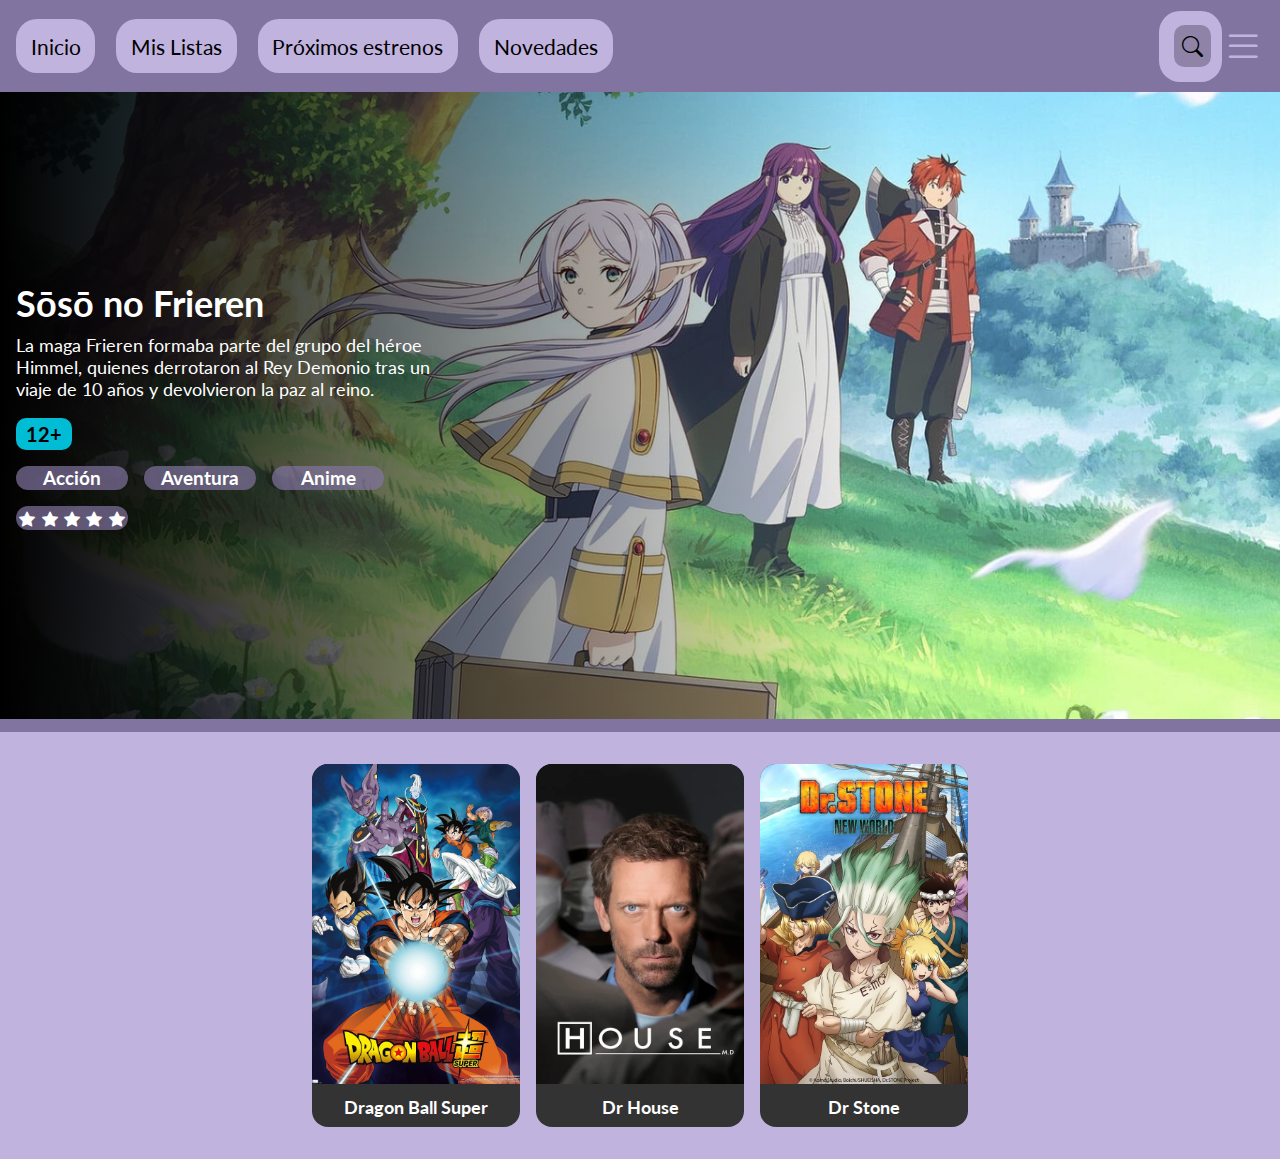
<file: index.html>
<!DOCTYPE html>
<html lang="en">

<head>
  <meta charset="UTF-8">
  <meta name="viewport" content="width=device-width, initial-scale=1.0">
  <title>AnimePage</title>
  <link rel="stylesheet" type="text/css" href="./css/stylesheet.css" />
  <link rel="preconnect" href="https://fonts.googleapis.com">
  <link rel="preconnect" href="https://fonts.gstatic.com" crossorigin>
  <link
    href="https://fonts.googleapis.com/css2?family=Lato:ital,wght@0,100;0,300;0,400;0,700;0,900;1,100;1,300;1,400;1,700;1,900&display=swap"
    rel="stylesheet">
  <link rel="stylesheet" href="https://cdn.jsdelivr.net/npm/bootstrap-icons@1.11.3/font/bootstrap-icons.min.css">
</head>

<body>
  <header class="borde">
    <section class="Estructura-nav">
      <nav class="nav1">
        <ul>
          <img src="./img/filmakin.png" alt="Logo" class="nav-logo display_icons">
          <li class="display"><a href="./index.html">Inicio</a></li>
          <li class="display"><a href="#">Mis Listas</a></li>
          <li class="display"><a href="#">Próximos estrenos</a></li>
          <li class="display"><a href="#">Novedades</a></li>
          <i class="bi bi-house display_icons"><a href="./index.html"></a></i>
          <i class="bi bi-bookmark-heart-fill display_icons"><a href="#"></a></i>
          <i class="bi bi-calendar-fill display_icons"><a href="#"></a></i>
          <i class="bi bi-bell-fill display_icons"><a href="#"></a></i>
        </ul>
      </nav>
      <nav class="nav2">
        <span class="contenedor-busqueda">
          <button class="display"><i class="bi bi-search"></i></button>
          <input type="search" placeholder="Buscar..." class="dispay">
        </span>
        <i class="bi bi-list display"></i>
      </nav>
    </section>
  </header>

  <main class="hero">
    <div class="carrusel-contenedor">
      <div class="carrusel">
        <div class="carrusel-objeto">
          <img src="./img/frieren.jpeg" alt="Imagen 1 - Frieren">
          <div class="carrusel-texto">
            <h2>Sōsō no Frieren</h2>
            <p>La maga Frieren formaba parte del grupo del héroe Himmel, quienes derrotaron al Rey Demonio tras un
              viaje de 10 años y devolvieron la paz al reino.</p>
            <div class="plus_12">
              <h3>12+</h3>
            </div>
            <div class="categoria-bordes">
              <div class="categoria">
                <h3>Acción</h3>
              </div>
              <div class="categoria">
                <h3>Aventura</h3>
              </div>
              <div class="categoria">
                <h3>Anime</h3>
              </div>
            </div>
            <div class="puntaje-bordes">
              <div class="puntaje">
                <i class="bi bi-star-fill"></i>
                <i class="bi bi-star-fill"></i>
                <i class="bi bi-star-fill"></i>
                <i class="bi bi-star-fill"></i>
                <i class="bi bi-star-fill"></i>
              </div>
            </div>
          </div>
        </div>
        <div class="carrusel-objeto">
          <img src="./img/drstone.jpg" alt="Imagen 2 - Dr Stone">
          <div class="carrusel-texto">
            <h2>Dr Stone</h2>
            <p>Senku Ishigami, un genio científico que planea reconstruir la civilización después de que la humanidad
              quedó misteriosamente petrificada durante 3.700 años.</p>
            <div class="plus_12">
              <h3>12+</h3>
            </div>
            <div class="categoria-bordes">
              <div class="categoria">
                <h3>Acción</h3>
              </div>
              <div class="categoria">
                <h3>Aventura</h3>
              </div>
              <div class="categoria">
                <h3>Anime</h3>
              </div>
            </div>
            <div class="puntaje-bordes">
              <div class="puntaje">
                <i class="bi bi-star-fill"></i>
                <i class="bi bi-star-fill"></i>
                <i class="bi bi-star-fill"></i>
                <i class="bi bi-star-fill"></i>
                <i class="bi bi-star-fill"></i>
              </div>
            </div>
          </div>
        </div>
        <div class="carrusel-objeto">
          <img src="./img/breakingbad.jpg" alt="Imagen 3 - Breaking Bad">
          <div class="carrusel-texto">
            <h2>Breaking Bad</h2>
            <p>Un profesor de química con cáncer terminal se asocia con un exalumno suyo para fabricar y vender
              metanfetamina a fin de que su familia no pase apuros económicos.</p>
            <div class="plus_18">
              <h3>18+</h3>
            </div>
            <div class="categoria-bordes">
              <div class="categoria">
                <h3>Acción</h3>
              </div>
              <div class="categoria">
                <h3>Aventura</h3>
              </div>
              <div class="categoria">
                <h3>Drama</h3>
              </div>
            </div>
            <div class="puntaje-bordes">
              <div class="puntaje">
                <i class="bi bi-star-fill"></i>
                <i class="bi bi-star-fill"></i>
                <i class="bi bi-star-fill"></i>
                <i class="bi bi-star-fill"></i>
                <i class="bi bi-star-fill"></i>
              </div>
            </div>
          </div>
        </div>
      </div>
    </div>
  </main>

  <footer class="contenedor-principal">
    <div class="expositor-tarjetas">
      <div class="tarjeta">
        <img src="./img/dragonballsupercartelera.jpg" alt="Dragon Ball Super">
        <h3>Dragon Ball Super</h3>
      </div>
      <div class="tarjeta">
        <img src="./img/drhousecartelera.jpg" alt="Dr House">
        <h3>Dr House</h3>
      </div>
      <div class="tarjeta">
        <img src="./img/drstonecartelera.jpg" alt="Dr Stone">
        <h3>Dr Stone</h3>
      </div>
    </div>
  </footer>

</body>

</html>
</file>
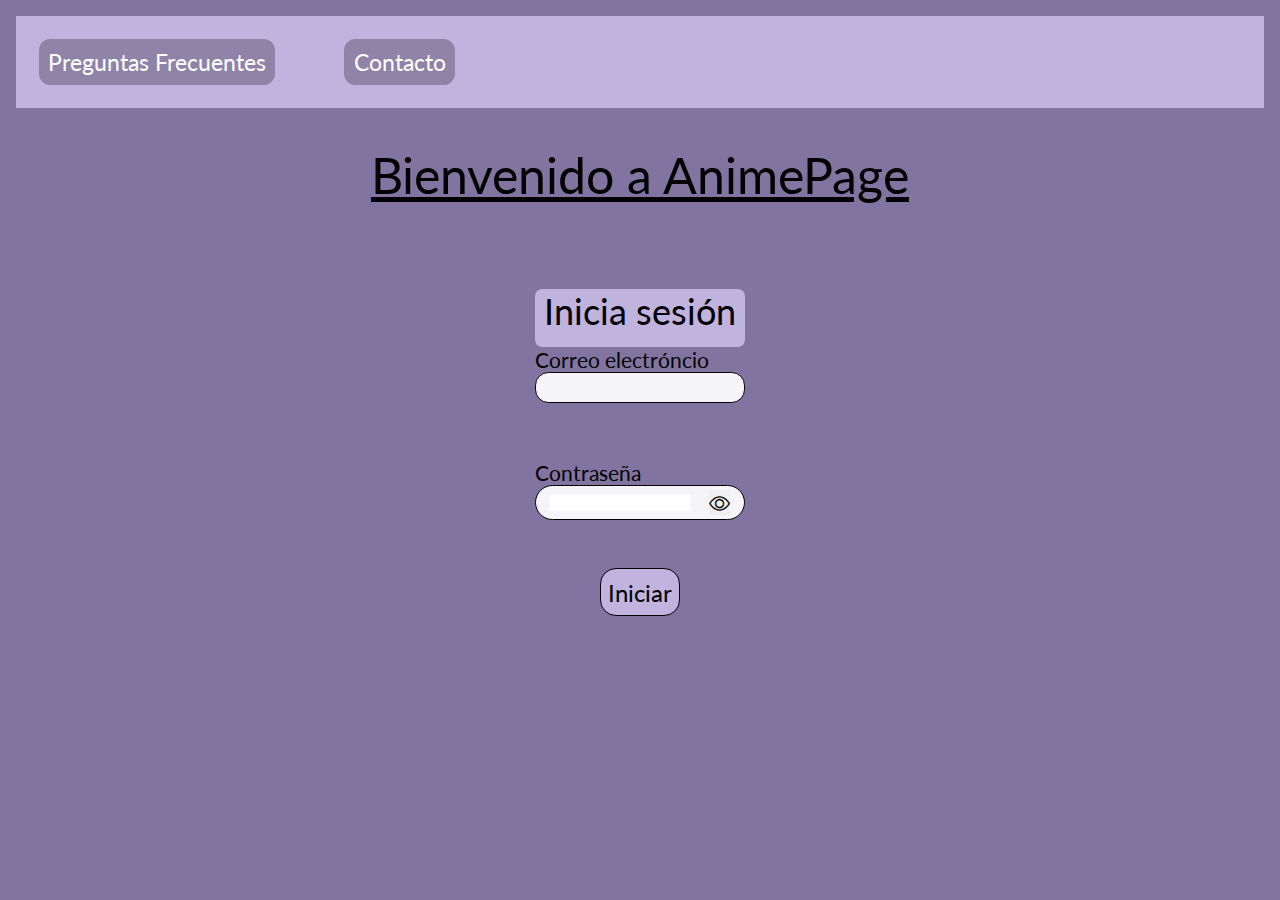
<file: configuracion.html>
<!DOCTYPE html>
<html lang="en">

<head>
    <meta charset="UTF-8">
    <meta name="viewport" content="width=device-width, initial-scale=1.0">
    <title>Perfil</title>
    <link rel="stylesheet" href="./css/stylesheet_profile.css">
    <link rel="stylesheet" href="https://cdn.jsdelivr.net/npm/bootstrap-icons@1.11.3/font/bootstrap-icons.min.css">
</head>

<body class="borde">
    <header class="flex_head">
        <div class="cabecera_estilo">
            <nav class="nav1">
                <input type="button" value="Preguntas Frecuentes" class="boton">
                <input type="button" value="Contacto" class="boton">
            </nav>
        </div>
    </header>
    <main class="main_estilo">
        <div class="titulo_espacios">
            <div class="titulo">
                <p>Bienvenido a AnimePage</p>
            </div>
        </div>
        <div class="correo_insert">
            <p>Inicia sesión</p>
            <p>Correo electróncio</p>
            <input type="text" class="email_box">
        </div>
        <div class="password_insert">
            <p>Contraseña</p>
            <div class="pswd_box">
                <input type="password">
                <div class="icon_space">
                    <button><i class="bi bi-eye"></i></button>
                </div>
            </div>
        </div>
        <div class="insertar">
            <div class="log">
                <a href="./index.html"><input type="button" value="Iniciar" class="boton_log"></a>
            </div>
        </div>
    </main>

</body>

</html>
</file>
<file: css/stylesheet.css>
@import url('https://fonts.googleapis.com/css2?family=Lato:ital,wght@0,100;0,300;0,400;0,700;0,900;1,100;1,300;1,400;1,700;1,900&display=swap');

* {
  font-family: "Lato", Arial, Helvetica, sans-serif;
  padding: 0;
  margin: 0;
  box-sizing: border-box;
}

input:focus {
  outline: none;
}

body {
  background-color: #8174A0;
  width: 100%;
}

.display {
  display: all;
}

.display_icons {
  display: none;
}

/*NAVEGADOR*/
nav {
  font-size: 21px;
  display: flex;
  align-items: center;
  justify-content: start;
  width: 100%;
  padding-top: 0.5em;
  padding-bottom: 0.5em;
}

nav div {
  display: flex;
  gap: 0.6em;
}

ul {
  list-style-type: none;
  overflow: hidden;
}

li a {
  border-radius: 1em;
  display: block;
  text-decoration: none;
  color: black;
}

li:hover {
  background-color: #534b67;
}

nav li,
nav span {
  padding: 0.7em;
  background-color: #c0b3de;
  border-radius: 1em;
}

nav span>input {
  font-size: 1em;
  background-color: transparent;
  border: none;
}

nav i {
  font-size: 2em;
  color: #c0b3de;
}

nav span i {
  font-size: 1em;
  color: black;
}

/*SECCIÓN HERO ASIDE*/
section {
  display: flex;
  width: 100%;
}

/* Modelo Grande (Para monitores) */
@media (min-width: 1024px) {

  .contenedor-busqueda {
    display: flex;
    align-items: center;
    width: 3em;
    border-radius: 1em;
    overflow: hidden;
    transition: width 0.4s ease-in-out;
  }

  .contenedor-busqueda:focus-within {
    width: 15em;
  }

  /*Bordes de pagina web*/
  .borde {
    width: 100%;
    padding-left: 1em;
    padding-right: 1em;
  }

  /*Estructura del Nav*/
  .Estructura-nav {
    display: flex;
  }

  .nav-logo {
    height: 3em;
    /* Ajusta la altura según sea necesario */
    margin-right: 0.5em;
    /* Espacio entre la imagen y los enlaces */
    border-radius: 1em;
    /* Bordes curvados para que coincida con los enlaces */
    background-color: rgb(94, 87, 109, 70%);
    /* Fondo para que coincida con los enlaces */
    padding: 0.2em;
    /* Espacio alrededor de la imagen */
    box-shadow: 0 0 5px rgba(0, 0, 0, 0.1);
    /* Sombra para que coincida con los enlaces */
  }

  .nav1 {
    align-items: center;
  }

  .nav1 ul {
    display: flex;
    align-items: center;
    /* Alinea el texto al centro */
    gap: 1em;
  }

  .nav2 {
    justify-content: flex-end;
  }

  button {
    font-size: 1em;
    background-color: #534b6774;
    padding: 0.4em;
    border-radius: 0.5em;
    border: none;
    cursor: pointer;
    margin-right: 1em;
  }

  .hero {
    height: 40em;
  }

  /* Clasificación por edades */

  .plus_12 h3 {
    background-color: #00bcd4 !important;
    /* Aqua un poco más oscuro */
    color: #000;
    border-radius: 0.5em;
    /* Bordes curvados */
    padding: 0.2em 0.5em;
    /* Espacio alrededor del texto */
    display: inline-block;
    /* Para que el fondo se ajuste al texto */
    font-size: clamp(14px, 2vw, 20px);
    /* Texto responsive */
  }

  .plus_18 h3 {
    background-color: #ff0000 !important;
    /* Rojo */
    color: #000;
    border-radius: 0.5em;
    /* Bordes curvados */
    padding: 0.2em 0.5em;
    /* Espacio alrededor del texto */
    display: inline-block;
    /* Para que el fondo se ajuste al texto */
    font-size: clamp(14px, 2vw, 20px);
    /* Texto responsive */
  }

  /* Puntaje en estrellas */
  .puntaje {
    display: flex;
    width: 7em;
    height: 1.5em;
    background-color: rgb(129, 116, 160, 70%);
    justify-content: space-around;
    border-radius: 1em;
    align-items: center;
  }

  .puntaje-bordes {
    padding-top: 1em;
  }

  /* Categorias */

  .categoria {
    display: flex;
    width: 7em;
    height: 1.5em;
    background-color: rgb(129, 116, 160, 70%);
    justify-content: space-around;
    border-radius: 1em;
    align-items: center;
  }

  .categoria-bordes {
    display: flex;
    justify-content: flex-start;
    /* Alinea los elementos al inicio */
    flex-wrap: wrap;
    /* Permite que los elementos se envuelvan a la siguiente línea */
    gap: 1em;
    /* Aumenta el espacio entre los elementos */
    padding-top: 1em;
    width: 25em;
  }

  /* Contenedor del carrusel */
  .carrusel-contenedor {
    width: 100%;
    height: 98%;
    /* Altura del carrusel (ajusta según tus necesidades) */
    overflow: hidden;
    position: relative;
    margin-bottom: 1em;
  }

  .carrusel {
    display: flex;
    position: relative;
    width: 100%;
    /* Ajusta según el número de elementos */
    height: 100%;
    animation: slide 20s infinite;
    /* Duración de la animación */
  }

  .carrusel-objeto {
    flex: 0 0 100%;
    /* Ajusta para mostrar un elemento a la vez */
    width: 100%;
    height: 100%;
    scroll-snap-align: start;
    position: relative;
    background-color: #c0b3de;
  }

  .carrusel-objeto img {
    width: 100%;
    height: 100%;
    object-fit: cover;
    display: block;
  }

  .carrusel-texto {
    position: absolute;
    top: 0;
    left: 0;
    width: 70%;
    height: 100%;
    background: linear-gradient(to right, rgba(0, 0, 0, 8), rgba(0, 0, 0, 0));
    color: white;
    padding: 1em;
    box-sizing: border-box;
    display: flex;
    flex-direction: column;
    justify-content: center;
  }

  .carrusel-texto h2 {
    margin: 0;
    font-size: clamp(20px, 5vw, 36px);
    /* Texto responsive */
  }

  .carrusel-texto p {
    padding-bottom: 1em;
    margin: 0.5em 0 0;
    font-size: clamp(14px, 3vw, 18px);
    /* Texto responsive */
    word-wrap: break-word;
    /* Permite que las palabras largas se dividan */
    text-align: left;
    width: 100%;
    max-width: 50%;
    /* Ajusta el ancho máximo del párrafo */
  }

  /* Animación del carrusel */
  @keyframes slide {
    0% {
      transform: translateX(0%);
    }

    25% {
      transform: translateX(0%);
    }

    33.33% {
      transform: translateX(-100%);
    }

    58.33% {
      transform: translateX(-100%);
    }

    66.66% {
      transform: translateX(-200%);
    }

    91.66% {
      transform: translateX(-200%);
    }

    100% {
      transform: translateX(0%);
    }
  }


  /* Sección de tarjetas */
  .contenedor-principal {
    display: flex;
    flex-direction: column;
    gap: 1em;
    padding: 1em;
    background-color: rgb(192, 179, 222);
    width: 100%;
  }

  .expositor-tarjetas {
    display: flex;
    flex-wrap: wrap;
    gap: 1em;
    padding: 1em;
    justify-content: center;
  }

  /* Estilos para las tarjetas */
  .tarjeta {
    width: 13em;
    background: #333;
    color: white;
    border-radius: 1em;
    overflow: hidden;
    text-align: center;
    transition: transform 0.3s ease;
  }

  .tarjeta img {
    width: 100%;
    height: 20em;
    object-fit: cover;
    /* Ajusta la imagen sin deformarla */
  }

  .tarjeta h3 {
    margin: 0.5em 0;
    font-size: 18px;
  }

  .tarjeta:hover {
    transform: scale(1.05);
    /* Efecto de hover */
  }

}


/* Modelo Mediano (Para tablets en horizontal) */

@media (max-width: 1024px) {

  /*Estructura del Nav*/
  .Estructura-nav {
    position: fixed;
    top: 0;
    left: 0;
    height: 100%;
    width: 3.8em;
    background-color: #8174A0;
    display: flex;
    flex-direction: column;
    align-items: center;
    padding: 0.5em;
    padding-left: 0, 5em;
  }

  .nav-logo {
    height: 3em;
    /* Ajusta la altura según sea necesario */
    margin-right: 0.5em;
    /* Espacio entre la imagen y los enlaces */
    border-radius: 1em;
    /* Bordes curvados para que coincida con los enlaces */
    background-color: rgb(94, 87, 109, 70%);
    /* Fondo para que coincida con los enlaces */
    padding: 0.2em;
    /* Espacio alrededor de la imagen */
    box-shadow: 0 0 5px rgba(0, 0, 0, 0.1);
    /* Sombra para que coincida con los enlaces */
  }

  /*Botones de barra de navegación*/
  /* Quita los botones */
  .display {
    display: none;
  }

  .contenedor-busqueda {
    display: none;
  }
  /* Muestra los iconos */
  .display_icons {
    display: block;
  }

  /* Quita el botón del logo */
  .display_icons:first-child {
    display: none;
  }

  .nav1 ul,
  .nav2 ul {
    display: flex;
    flex-direction: column;
    align-items: flex-start;
    gap: 1em;
  }

  .nav2 {
    display: flex;
    flex-direction: column;
    height: auto;
  }

  .hero {
    height: 40em;
  }

  /* Clasificación por edades */

  .plus_12 h3 {
    background-color: #00bcd4 !important;
    /* Aqua un poco más oscuro */
    color: #000;
    border-radius: 0.5em;
    /* Bordes curvados */
    padding: 0.2em 0.5em;
    /* Espacio alrededor del texto */
    display: inline-block;
    /* Para que el fondo se ajuste al texto */
    font-size: clamp(14px, 2vw, 20px);
    /* Texto responsive */
  }

  .plus_18 h3 {
    background-color: #ff0000 !important;
    /* Rojo */
    color: #000;
    border-radius: 0.5em;
    /* Bordes curvados */
    padding: 0.2em 0.5em;
    /* Espacio alrededor del texto */
    display: inline-block;
    /* Para que el fondo se ajuste al texto */
    font-size: clamp(14px, 2vw, 20px);
    /* Texto responsive */
  }

  /* Puntaje en estrellas */
  .puntaje {
    display: flex;
    width: 7em;
    height: 1.5em;
    background-color: rgb(129, 116, 160, 70%);
    justify-content: space-around;
    border-radius: 1em;
    align-items: center;
  }

  .puntaje-bordes {
    padding-top: 1em;
  }

  /* Categorias */

  .categoria {
    display: flex;
    width: 7em;
    height: 1.5em;
    background-color: rgb(129, 116, 160, 70%);
    justify-content: space-around;
    border-radius: 1em;
    align-items: center;
  }

  .categoria-bordes {
    display: flex;
    justify-content: flex-start;
    /* Alinea los elementos al inicio */
    flex-wrap: wrap;
    /* Permite que los elementos se envuelvan a la siguiente línea */
    gap: 1em;
    /* Aumenta el espacio entre los elementos */
    padding-top: 1em;
    width: 25em;
  }

  /* Contenedor del carrusel */
  .carrusel-contenedor {
    width: 95%;
    height: 100%;
    /* Altura del carrusel (ajusta según tus necesidades) */
    overflow: hidden;
    position: relative;
    margin-left: 3.8em;
  }

  .carrusel {
    display: flex;
    position: relative;
    width: 100%;
    /* Ajusta según el número de elementos */
    height: 100%;
    animation: slide 20s infinite;
    /* Duración de la animación */
  }

  .carrusel-objeto {
    flex: 0 0 100%;
    /* Ajusta para mostrar un elemento a la vez */
    width: 100%;
    height: 100%;
    scroll-snap-align: start;
    position: relative;
    background-color: #c0b3de;
  }

  .carrusel-objeto img {
    width: 100%;
    height: 100%;
    object-fit: cover;
    display: block;
  }

  .carrusel-texto {
    position: absolute;
    top: 0;
    left: 0;
    width: 70%;
    height: 100%;
    background: linear-gradient(to right, rgba(0, 0, 0, 8), rgba(0, 0, 0, 0));
    color: white;
    padding: 1em;
    box-sizing: border-box;
    display: flex;
    flex-direction: column;
    justify-content: center;
  }

  .carrusel-texto h2 {
    margin: 0;
    font-size: clamp(20px, 5vw, 36px);
    /* Texto responsive */
  }

  .carrusel-texto p {
    padding-bottom: 1em;
    margin: 0.5em 0 0;
    font-size: clamp(14px, 3vw, 18px);
    /* Texto responsive */
    word-wrap: break-word;
    /* Permite que las palabras largas se dividan */
    text-align: left;
    width: 100%;
    max-width: 50%;
    /* Ajusta el ancho máximo del párrafo */
  }

  /* Animación del carrusel */
  @keyframes slide {
    0% {
      transform: translateX(0%);
    }

    25% {
      transform: translateX(0%);
    }

    33.33% {
      transform: translateX(-100%);
    }

    58.33% {
      transform: translateX(-100%);
    }

    66.66% {
      transform: translateX(-200%);
    }

    91.66% {
      transform: translateX(-200%);
    }

    100% {
      transform: translateX(0%);
    }
  }


  /* Sección de tarjetas */
  .contenedor-principal {
    display: flex;
    flex-direction: column;
    gap: 1em;
    padding: 1em;
    background-color: rgb(192, 179, 222);
  }

  .expositor-tarjetas {
    display: flex;
    flex-wrap: wrap;
    gap: 1em;
    padding: 1em;
    justify-content: center;
  }

  /* Estilos para las tarjetas */
  .tarjeta {
    width: 13em;
    background: #333;
    color: white;
    border-radius: 1em;
    overflow: hidden;
    text-align: center;
    transition: transform 0.3s ease;
  }

  .tarjeta img {
    width: 100%;
    height: 20em;
    object-fit: cover;
    /* Ajusta la imagen sin deformarla */
  }

  .tarjeta h3 {
    margin: 0.5em 0;
    font-size: 18px;
  }

  .tarjeta:hover {
    transform: scale(1.05);
    /* Efecto de hover */
  }

}

/* Modelo Normal (Para tablets en vertical) */

@media (max-width: 768px) {

  .borde {
    width: 100%;
    padding-left: 1em;
    padding-right: 1em;
  }

  /*Estructura del Nav*/
  .Estructura-nav {
    position: relative;
    width: 100%;
    display: flex;
    flex-direction: column;
  }

  .contenedorr-busqueda {
    display: flex;
    align-items: center;
    width: 3em;
    border-radius: 1em;
    overflow: hidden;
    transition: width 0.4s ease-in-out;
  }

  .contenedorr-busqueda:focus-within {
    width: 15em;
  }

  button {
    font-size: 1em;
    background-color: #534b6774;
    padding: 0.4em;
    border-radius: 0.5em;
    border: none;
    cursor: pointer;
    margin-right: 1em;
  }

  .nav-logo {
    height: 3em;
    /* Ajusta la altura según sea necesario */
    margin-right: 0.5em;
    /* Espacio entre la imagen y los enlaces */
    border-radius: 1em;
    /* Bordes curvados para que coincida con los enlaces */
    background-color: rgb(94, 87, 109, 70%);
    /* Fondo para que coincida con los enlaces */
    padding: 0.2em;
    /* Espacio alrededor de la imagen */
    box-shadow: 0 0 5px rgba(0, 0, 0, 0.1);
    /* Sombra para que coincida con los enlaces */
  }

  .nav1 {
    position: fixed;
    bottom: 0;
    left: 0;
    width: 100%;
    background-color: #8174A0;
    z-index: 1000;
    display: flex;
    justify-content: start;
    padding: 0.5em 0;
  }

  .nav1 ul {
    display: flex;
    flex-direction: row;
    margin-left: 1em;
  }

  .nav2 {
    position: fixed;
    top: 0;
    left: 0;
    width: 100%;
    background-color: #8174A0;
    z-index: 1000;
    display: flex;
    flex-direction: row;
    justify-content: start;
    padding: 0.5em 0;
  }

  .nav2 span {
    display: flex;
    align-items: center;
  }

  /* Ajuste de márgenes para evitar solapamientos */
  .hero,
  .contenedor-principal {
    margin-top: 0em;
    /* Ajustar según altura de nav2 */
    margin-bottom: 0em;
    /* Ajustar según altura de nav1 */
  }

  /* Añade los botones Inicio y Mis Listas */
  .display:nth-child(2) {
    display: block;
  }

  .display:nth-child(3) {
    display: block;
  }

  /* Deshabilita todos los iconos */
  .display_icons {
    display: none;
  }

  /* Se muestra el buscador */
  .nav2 .display {
    display: block;
  }

  /* Cambiar orden de buscador y hamburger list */
  .nav2>span {
    order: 1;
  }

  /* Clasificación por edades */

  .plus_12 h3 {
    background-color: #00bcd4 !important;
    /* Aqua un poco más oscuro */
    color: #000;
    border-radius: 0.5em;
    /* Bordes curvados */
    padding: 0.2em 0.5em;
    /* Espacio alrededor del texto */
    display: inline-block;
    /* Para que el fondo se ajuste al texto */
    font-size: clamp(14px, 2vw, 20px);
    /* Texto responsive */
  }

  .plus_18 h3 {
    background-color: #ff0000 !important;
    /* Rojo */
    color: #000;
    border-radius: 0.5em;
    /* Bordes curvados */
    padding: 0.2em 0.5em;
    /* Espacio alrededor del texto */
    display: inline-block;
    /* Para que el fondo se ajuste al texto */
    font-size: clamp(14px, 2vw, 20px);
    /* Texto responsive */
  }

  /* Puntaje en estrellas */
  .puntaje {
    display: flex;
    width: 7em;
    height: 1.5em;
    background-color: rgb(129, 116, 160, 70%);
    justify-content: space-around;
    border-radius: 1em;
    align-items: center;
  }

  .puntaje-bordes {
    padding-top: 1em;
  }

  /* Categorias */

  .categoria {
    display: flex;
    width: 7em;
    height: 1.5em;
    background-color: rgb(129, 116, 160, 70%);
    justify-content: space-around;
    border-radius: 1em;
    align-items: center;
  }

  .categoria-bordes {
    display: flex;
    justify-content: flex-start;
    /* Alinea los elementos al inicio */
    flex-wrap: wrap;
    /* Permite que los elementos se envuelvan a la siguiente línea */
    gap: 1em;
    /* Aumenta el espacio entre los elementos */
    padding-top: 1em;
    width: 25em;
  }

  /* Contenedor del carrusel */
  .carrusel-contenedor {
    width: 100%;
    height: 100%;
    /* Altura del carrusel (ajusta según tus necesidades) */
    overflow: hidden;
    position: relative;
    margin-left: 0em;
  }

  .carrusel {
    display: flex;
    position: relative;
    width: 100%;
    /* Ajusta según el número de elementos */
    height: 100%;
    animation: slide 20s infinite;
    /* Duración de la animación */
  }

  .carrusel-objeto {
    flex: 0 0 100%;
    /* Ajusta para mostrar un elemento a la vez */
    width: 100%;
    height: 100%;
    scroll-snap-align: start;
    position: relative;
    background-color: #c0b3de;
  }

  .carrusel-objeto img {
    width: 100%;
    height: 100%;
    object-fit: cover;
    display: block;
  }

  .carrusel-texto {
    position: absolute;
    top: 0;
    left: 0;
    width: 70%;
    height: 100%;
    background: linear-gradient(to right, rgba(0, 0, 0, 8), rgba(0, 0, 0, 0));
    color: white;
    padding: 1em;
    box-sizing: border-box;
    display: flex;
    flex-direction: column;
    justify-content: center;
  }

  .carrusel-texto h2 {
    margin: 0;
    font-size: clamp(20px, 5vw, 36px);
    /* Texto responsive */
  }

  .carrusel-texto p {
    padding-bottom: 1em;
    margin: 0.5em 0 0;
    font-size: clamp(14px, 3vw, 18px);
    /* Texto responsive */
    word-wrap: break-word;
    /* Permite que las palabras largas se dividan */
    text-align: left;
    width: 100%;
    max-width: 50%;
    /* Ajusta el ancho máximo del párrafo */
  }

  /* Animación del carrusel */
  @keyframes slide {
    0% {
      transform: translateX(0%);
    }

    25% {
      transform: translateX(0%);
    }

    33.33% {
      transform: translateX(-100%);
    }

    58.33% {
      transform: translateX(-100%);
    }

    66.66% {
      transform: translateX(-200%);
    }

    91.66% {
      transform: translateX(-200%);
    }

    100% {
      transform: translateX(0%);
    }
  }


  /* Sección de tarjetas */
  .contenedor-principal {
    display: flex;
    flex-direction: column;
    gap: 1em;
    padding: 1em;
    background-color: rgb(192, 179, 222);
  }

  .expositor-tarjetas {
    display: flex;
    flex-wrap: wrap;
    gap: 1em;
    padding: 1em;
    justify-content: center;
  }

  /* Estilos para las tarjetas */
  .tarjeta {
    width: 13em;
    background: #333;
    color: white;
    border-radius: 1em;
    overflow: hidden;
    text-align: center;
    transition: transform 0.3s ease;
  }

  .tarjeta img {
    width: 100%;
    height: 20em;
    object-fit: cover;
    /* Ajusta la imagen sin deformarla */
  }

  .tarjeta h3 {
    margin: 0.5em 0;
    font-size: 18px;
  }

  .tarjeta:hover {
    transform: scale(1.05);
    /* Efecto de hover */
  }

}

/* Modelo Compacto (Para moviles) */

@media (max-width: 480px) {

  .borde {
    width: 100%;
    padding-left: 0em;
    padding-right: 0em;
  }

  nav {
    padding: 1em;
  }

  .display {
    display: none;
  }
}
</file>
<file: css/stylesheet_profile.css>
@import url('https://fonts.googleapis.com/css2?family=Lato:ital,wght@0,100;0,300;0,400;0,700;0,900;1,100;1,300;1,400;1,700;1,900&display=swap');

* {
    font-family: "Lato", Arial, Helvetica, sans-serif;
    padding: 0;
    margin: 0;
    box-sizing: border-box;
    text-decoration: none;
    color: black;
}

body {
    background-color: #8174A0;
}

.borde {
    padding: 1em;
}

button{
    border: none;
}
@media (min-width: 1024px) {
    .cabecera_estilo {
        max-width: 100%;
        background-color: #c0b3de;
        font-size: 23px;
    }

    .nav1 {
        display: flex;
        justify-content: start;
        gap: 2em;
        padding: 1em;
    }

    .boton {
        font-size: 1em;
        background-color: #534b6774;
        padding: 0.4em;
        border-radius: 0.5em;
        border: none;
        cursor: pointer;
        margin-right: 1em;
        color: white;
    }

    .main_estilo {
        display: flex;
        flex-direction: column;
        align-items: center;
        width: 100%;
        height: 90%;
        gap: 3em;
    }

    .main_estilo>.titulo_espacios {
        display: flex;
        justify-content: center;
        padding: 0.7em;
    }

    .titulo {
        font-size: 50px;
        padding: 0.5em;
        border-radius: 1em;
        text-decoration: underline;
    }

    .correo_insert {
        display: flex;
        flex-direction: column;
        justify-content: center;
        font-size: 21px;
        width: 10em;
    }

    .correo_insert>p:first-of-type {
        display: flex;
        justify-content: center;
        font-size: 36px;
        padding-bottom: 0.4em;
        background-color: #c0b3de;
        border-radius: 0.2em;
    }
    .email_box{
        padding: 0.5em;
        background-color: rgba(255, 255, 255, 0.92);
        border: black 1px solid;
        border-radius: 1em;
    }

    .password_insert {
        display: flex;
        flex-direction: column;
        justify-content: space-between;
        font-size: 21px;
        width: 10em;
    }
    .password_insert>p:first-of-type {
        padding-top: 0.4em;
        font-size: 21px;
    }
    .pswd_box{
        display: flex;
        justify-content: space-around;
        align-items: center;
        padding: 0.2em;
        background-color: rgba(255, 255, 255, 0.92);
        border: black 1px solid;
        border-radius: 1em;
    }
    .pswd_box > input {
        border: none;
        height: 100%;
        width: 70%;
        outline: none;

    }
    .bi-eye {
        font-size: 21px;
    }
    .insertar {
        display: flex;
        justify-content: center;
        border: black 1px solid;
        outline: none;
        height: 3em;
        width: 5em;
        border-radius: 1em;
        background-color: #c0b3de;
    }
    .log {
        display: flex;
        justify-content: center;
        align-items: center;
        width: 100%;
        height: 100%;
    }
    .boton_log{
        background-color: transparent;
        border: none;
        font-size: 24px;
    }
    .log:hover {
        text-decoration: underline;
    }

}

 @media (max-width: 1024px){

    .cabecera_estilo {
        display: flex;
        justify-content: space-around;
        width: 90%;
        background-color: #c0b3de;
        font-size: 19px;
    }
    .nav1 {
        display: flex;
        justify-content: space-around;
        gap: 2em;
        padding: 1em;
    }

    .boton {
        font-size: 1em;
        background-color: #534b6774;
        padding: 0.4em;
        border-radius: 0.5em;
        border: none;
        cursor: pointer;
        margin-right: 1em;
        color: white;
    }
    .flex_head {
        display: flex;
        justify-content: space-around;
        align-items: center;
    }
    .main_estilo {
        display: flex;
        flex-direction: column;
        align-items: center;
        width: 100%;
        height: 90%;
        gap: 3em;
    }

    .main_estilo>.titulo_espacios {
        display: flex;
        justify-content: center;
        padding: 0.7em;
    }

    .titulo {
        font-size: 37px;
        padding: 0.5em;
        border-radius: 1em;
        text-decoration: underline;
    }

    .correo_insert {
        display: flex;
        flex-direction: column;
        justify-content: center;
        font-size: 18px;
        width: 10em;
    }

    .correo_insert>p:first-of-type {
        display: flex;
        justify-content: center;
        font-size: 28px;
        padding-bottom: 0.4em;
        background-color: #c0b3de;
        border-radius: 0.2em;
    }
    .email_box{
        padding: 0.5em;
        background-color: rgba(255, 255, 255, 0.92);
        border: black 1px solid;
        border-radius: 1em;
    }

    .password_insert {
        display: flex;
        flex-direction: column;
        justify-content: space-between;
        font-size: 18px;
        width: 10em;
    }
    .password_insert>p:first-of-type {
        padding-top: 0.4em;
        font-size: 18px;
    }
    .pswd_box{
        display: flex;
        justify-content: space-around;
        align-items: center;
        padding: 0.2em;
        background-color: rgba(255, 255, 255, 0.92);
        border: black 1px solid;
        border-radius: 1em;
    }
    .pswd_box > input {
        border: none;
        height: 100%;
        width: 70%;
        outline: none;

    }
    .bi-eye {
        font-size: 21px;
    }
    .insertar {
        display: flex;
        justify-content: center;
        border: black 1px solid;
        outline: none;
        height: 3em;
        width: 5em;
        border-radius: 1em;
        background-color: #c0b3de;
    }
    .log {
        display: flex;
        justify-content: center;
        align-items: center;
        width: 100%;
        height: 100%;
    }
    .boton_log{
        background-color: transparent;
        border: none;
        font-size: 20px;
    }
    .log:hover {
        text-decoration: underline;
    }


 }
</file>
